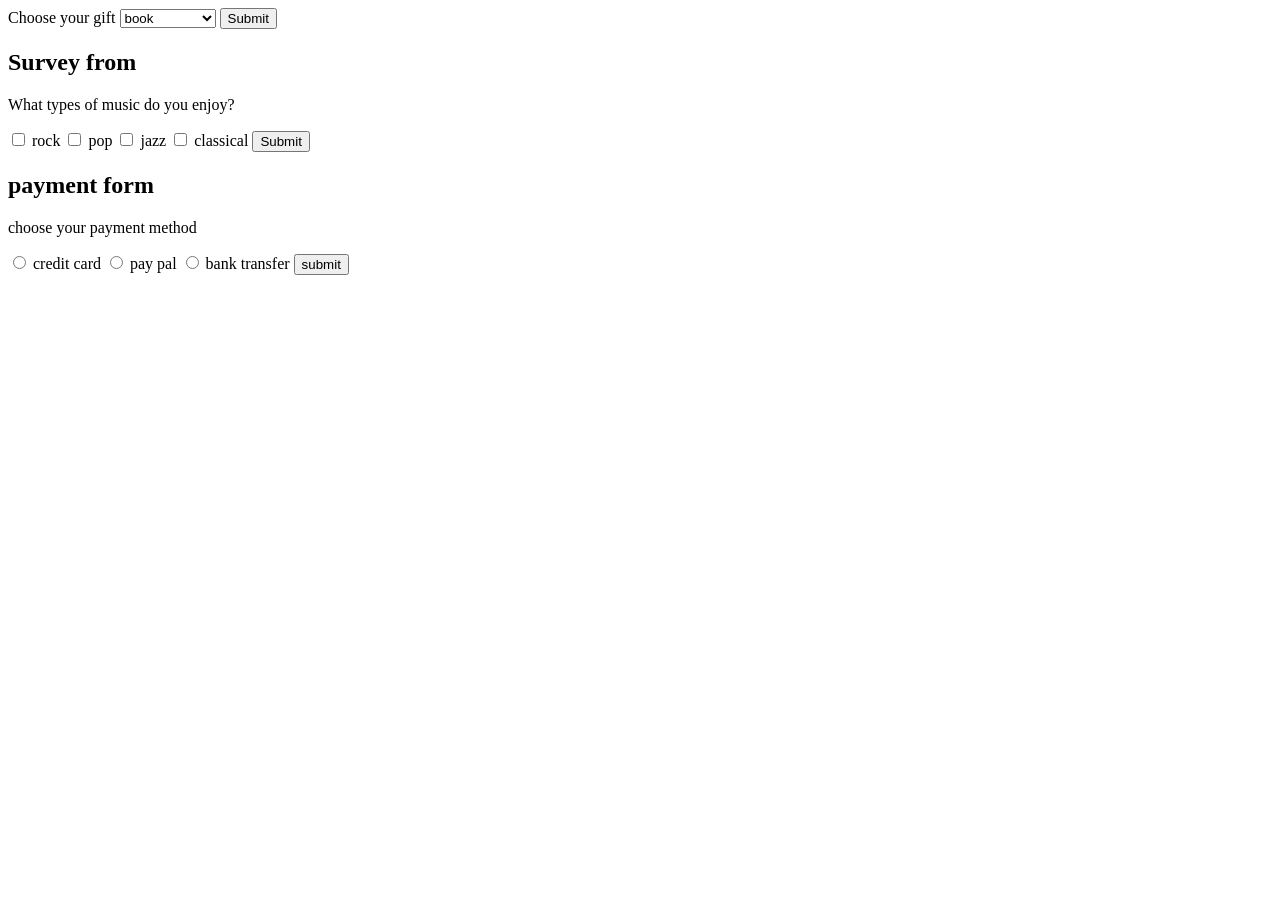
<file: lab3/index.html>
<!DOCTYPE html>
<html lang="en">
<head>
    <meta charset="UTF-8">
    <meta name="viewport" content="width=device-width, initial-scale=1.0">
    <title>lab 3</title>
</head>
<body>
    <form action="" method="POST">
        <label for="select">Choose your gift</label>
        <select id="select">
            <option>watch</option>
            <option selected>book</option>
            <option>perfume</option>
            <option>headphones</option>
        </select>
        <button>Submit</button>
    </form>

    <h2>Survey from</h2>
    <form>
        <p>What types of music do you enjoy?</p>
        <input type="checkbox" id="music1" name="music1">
        <label for="music1">rock</label>
        <input type="checkbox" id="music2" name="music2">
        <label for="music2">pop</label>
        <input type="checkbox" id="music3" name="music3">
        <label for="music3">jazz</label>
        <input type="checkbox" id="music4" name="music4">
        <label for="music4">classical</label>
        <button>Submit</button>
    </form>

    <h2>payment form</h2>
    <form action="#" method="POST">
        <p>choose your payment method</p>
        <input type="radio" id="radio1" name="radio">
        <label for="radio1">credit card</label>
        <input type="radio" id="radio2" name="radio">
        <label for="radio2">pay pal</label>
        <input type="radio" id="radio3" name="radio">
        <label for="radio3">bank transfer</label>
        <button>submit</button>
    </form>

    


</body>
</html>
</file>
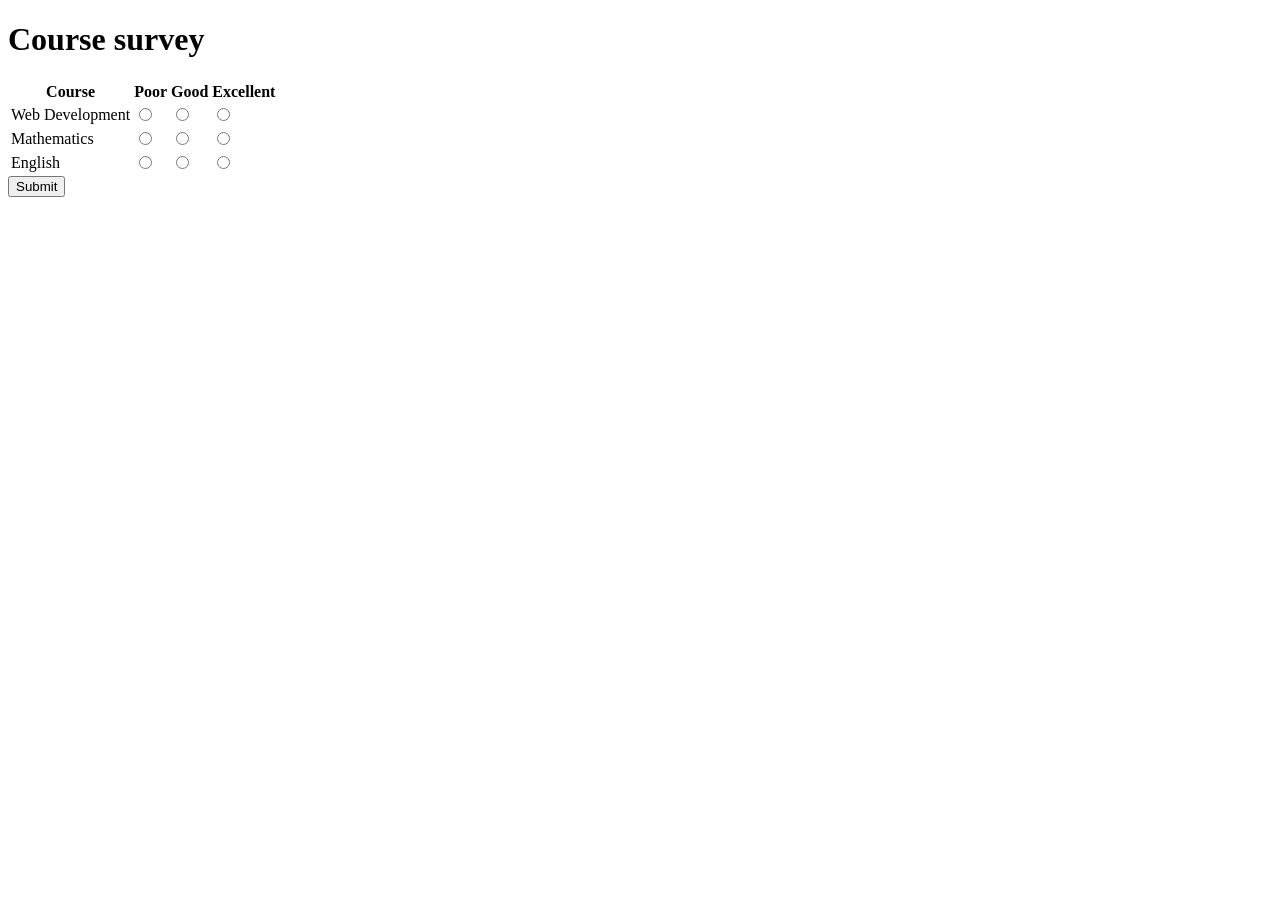
<file: lab3/course.html>
<!DOCTYPE html>
<html lang="en">
<head>
    <meta charset="UTF-8">
    <meta name="viewport" content="width=device-width, initial-scale=1.0">
    <title>task5</title>
</head>
<body>
    <h1>Course survey</h1>
    <form action="#" method="POST">
        <table>
            <tr>
                <th>Course</th>
                <th>Poor</th>
                <th>Good</th>
                <th>Excellent</th>
            </tr>
            <tr>
                <td>Web Development</td>
                <td><input type="radio" name="radio1" value="poor"></td>
                <td><input type="radio" name="radio1" value="good"></td>
                <td><input type="radio" name="radio1" value="excellent"></td>
            </tr>
            <tr>
                <td>Mathematics</td>
                <td><input type="radio" name="radio2" value="poor"></td>
                <td><input type="radio" name="radio2" value="good"></td>
                <td><input type="radio" name="radio2" value="excellent"></td>
            </tr>
            <tr>
                <td>English</td>
                <td><input type="radio" name="radio3" value="poor"></td>
                <td><input type="radio" name="radio3" value="good"></td>
                <td><input type="radio" name="radio3" value="excellent"></td>
            </tr>
        </table>
        <button type="submit">Submit</button>
    </form>
</body>
</html>
</file>
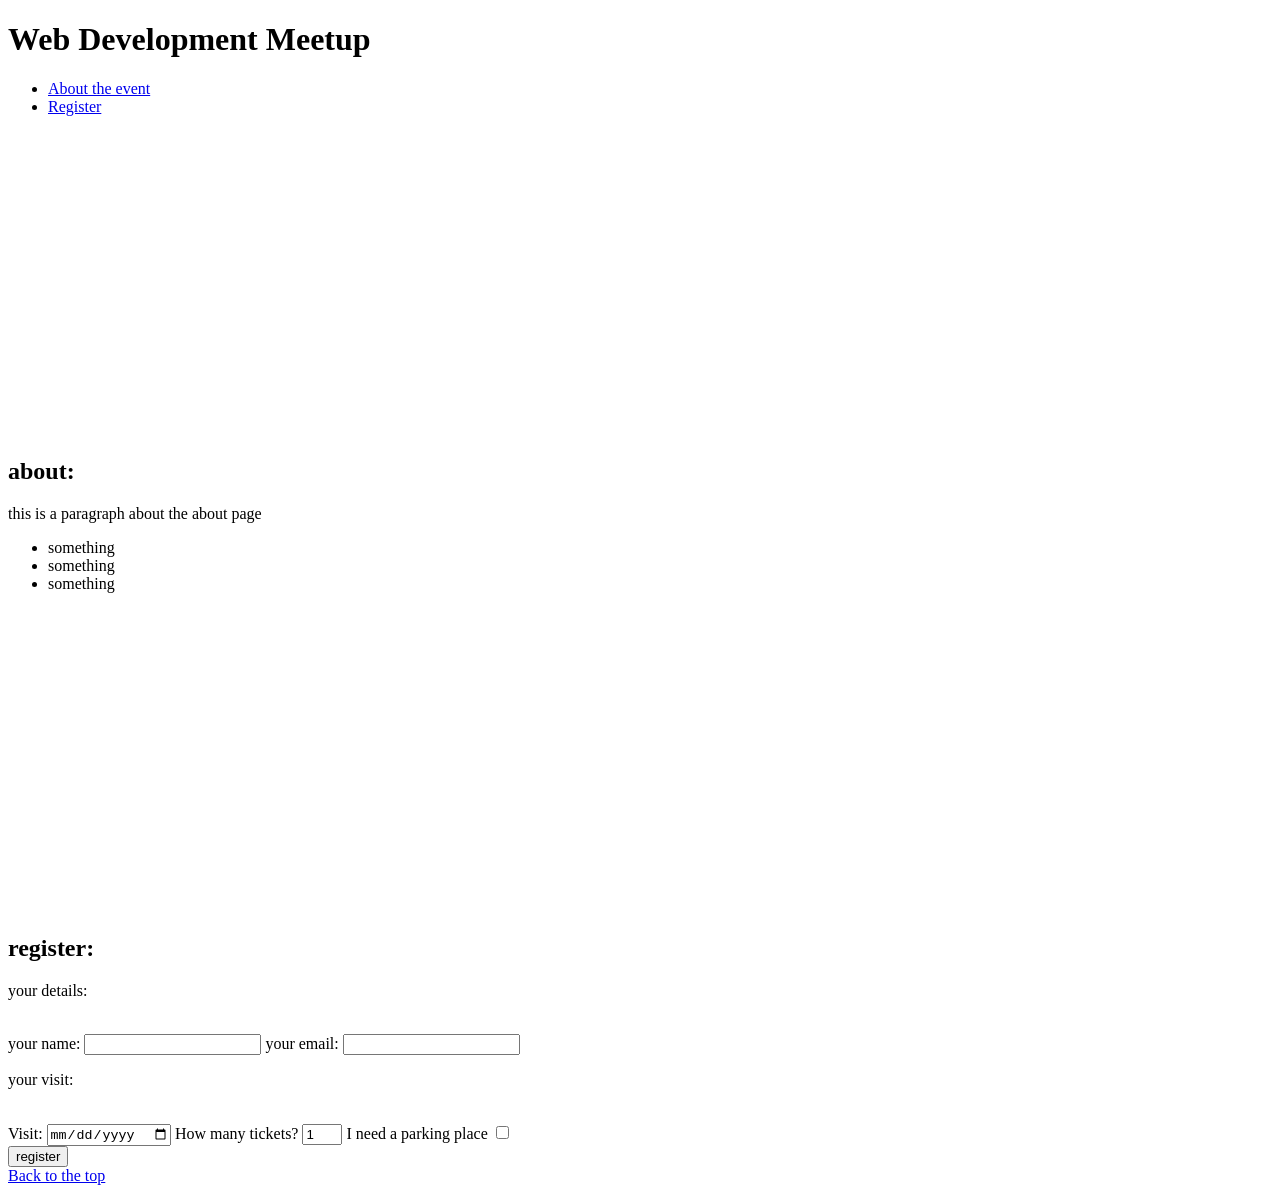
<file: lab3/event.html>
<!DOCTYPE html>
<html lang="en">
<head>
    <meta charset="UTF-8">
    <meta name="viewport" content="width=device-width, initial-scale=1.0">
    <title>Task6</title>
</head>
<body>
    <h1 id="heading">Web Development Meetup</h1>
    <ul>
        <li><a href="#about">About the event</a></li>
        <li><a href="#register">Register</a></li>
    </ul>

    <br><br><br><br><br><br><br><br><br><br><br><br><br><br><br><br><br>
    <div id="about">
        <h2>about:</h2>
        <p>this is a paragraph about the about page</p>
        <ul>
            <li>something</li>
            <li>something</li>
            <li>something</li>
        </ul>
    </div>

        <br><br><br><br><br><br><br><br><br><br><br><br><br><br><br><br><br>
    <div id="register">
        <h2>register:</h2>
        <form>
            <div id="group1">
                <p>your details:</p><br>
                <label for="name">your name:</label>
                <input type="text" id="name" name="name" required>
                <label for="email">your email:</label>
                <input type="email" id="email" name="email" required>
            </div>
            <div id="group2">
                <p>your visit:</p><br>
                <label for="visit">Visit:</label>
                <input type="date" id="visit" name="visit">
                <label for="tickets">How many tickets?</label>
                <input type="number" id="tickets" name="tickets" min="1" max="5" value="1">
                <label for="checkbox">I need a parking place</label>
                <input type="checkbox" id="checkbox" name="checkbox">
            </div>
            <button type="submit">register</button>
        </form>
    </div>

    <a href="#heading">Back to the top</a>
</body>
</html>
</file>
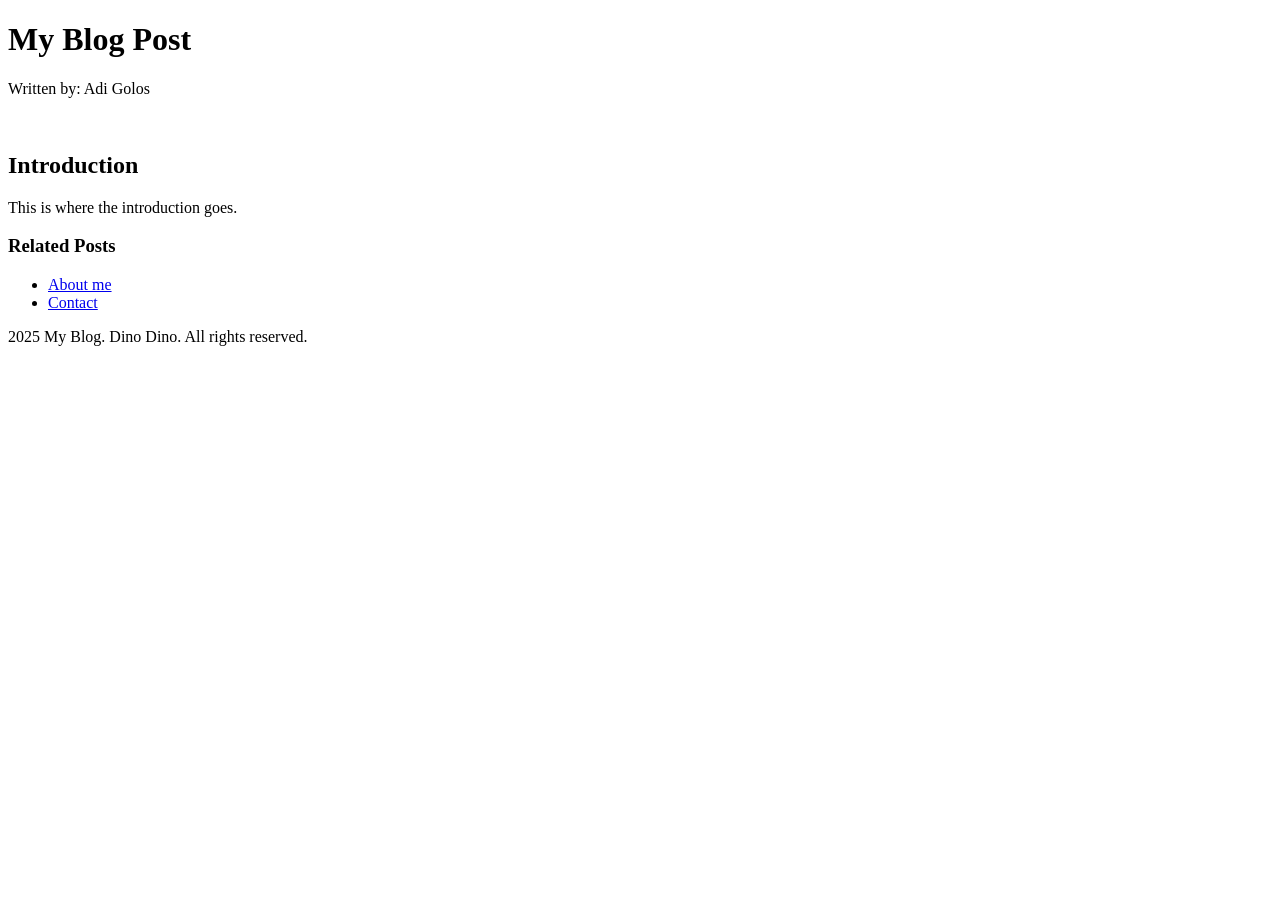
<file: lab4/lab.html>
<!DOCTYPE html>
<html lang="en">
<head>
    <meta charset="UTF-8">
    <meta name="viewport" content="width=device-width, initial-scale=1.0">
    <title>Lab 4</title>
</head>
<body>

    <!-- <audio controls>
        <source src="sample3s.mp3" type="audio/mpeg">
        Your browser does not support the audio tag.
    </audio>

    <video width="700" height="500" poster="sampleimg.png" controls autoplay muted src="samplevid.mp4" type="video/mp4"></video> -->
    
    <h1>My Blog Post</h1>
    <p>Written by: Adi Golos</p>
    <br>
    <article>
        <section>
            <h2>Introduction</h2>
            <p>This is where the introduction goes.</p>
        </section>
        <aside>
            <h3>Related Posts</h3>
            <ul>
                <li><a href="#about">About me</a></li>
                <li><a href="#contact">Contact</a></li>
            </ul>
        </aside>
    </article>


    <footer>2025 My Blog. Dino Dino. All rights reserved.</footer>




</body>
</html>
</file>
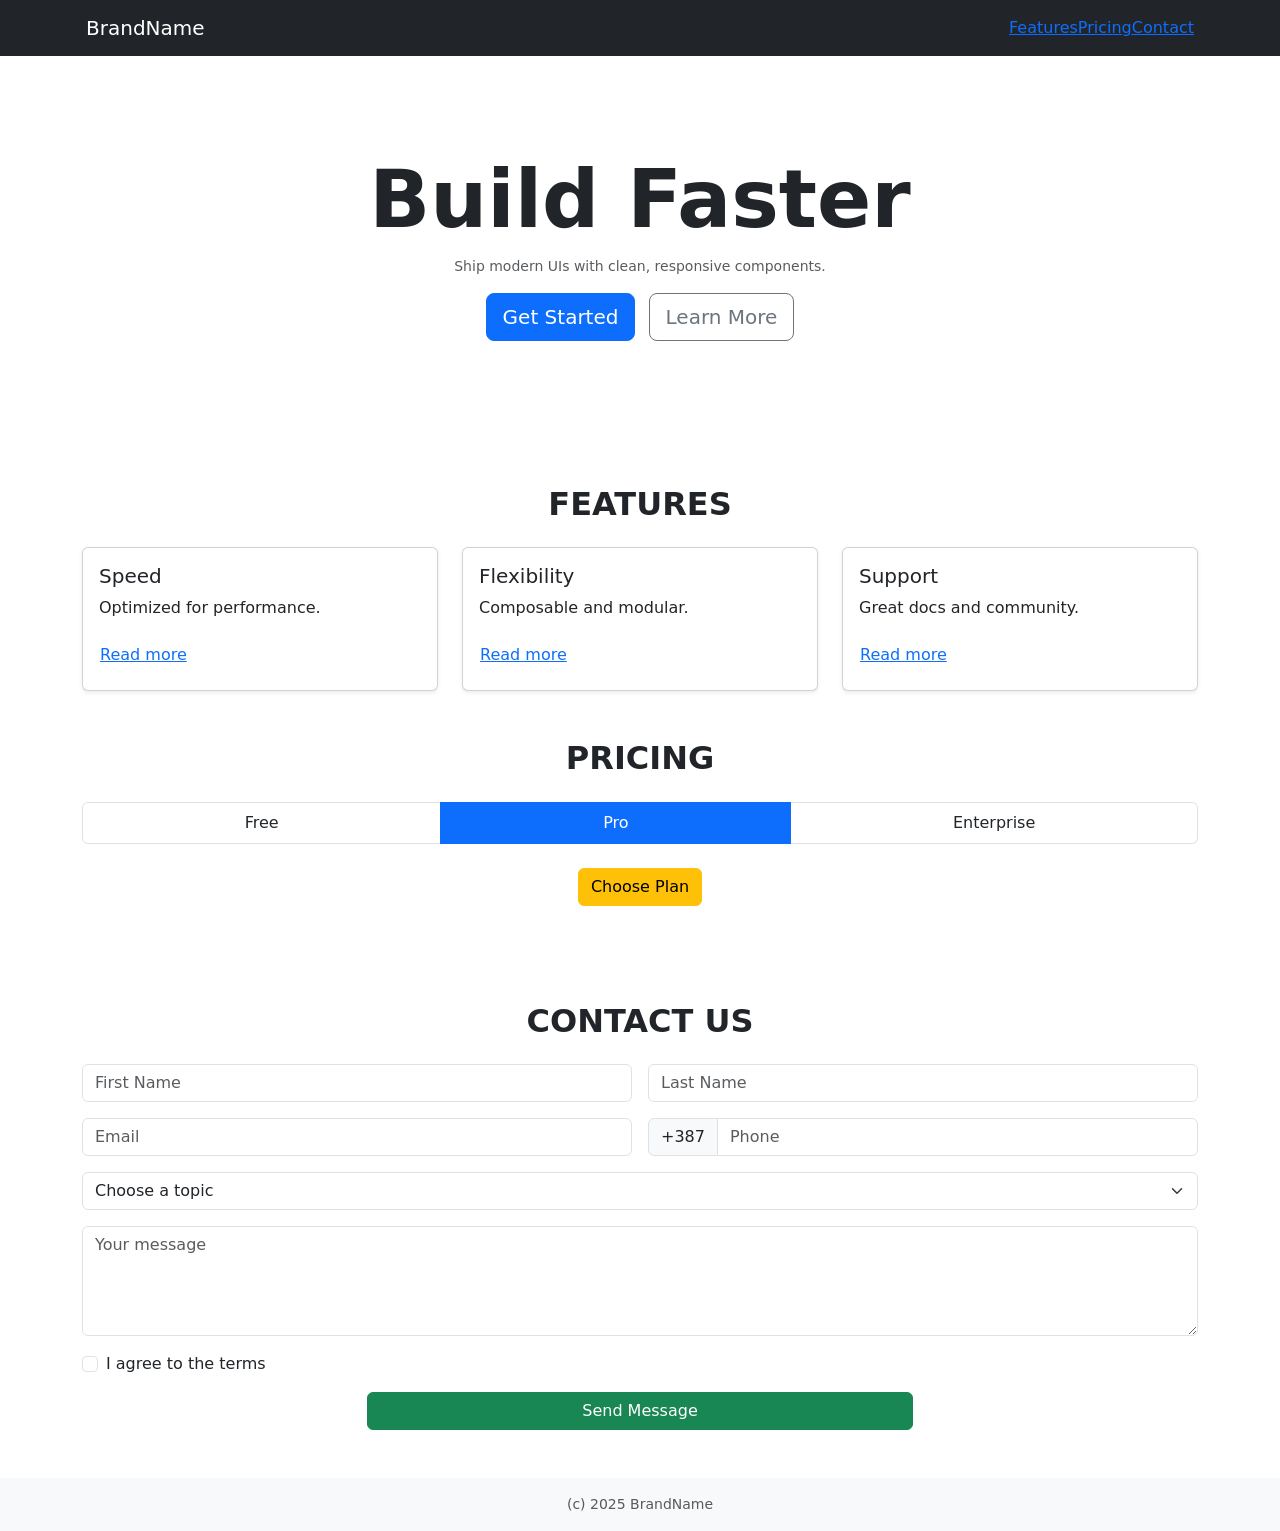
<file: lab6/lab.html>
<!DOCTYPE html>
<html lang="en">
<head>
    <meta charset="UTF-8">
    <meta name="viewport" content="width=device-width, initial-scale=1.0">
    <title>Lab</title>
    <link rel="stylesheet" href="https://cdn.jsdelivr.net/npm/bootstrap@5.3.8/dist/css/bootstrap.min.css">
</head>
<body>
<!-- <div class="container-fluid p-4">
    <h1 class="text-center text-primary">Welcome to My Page</h1>
    <p class="fw-semibold fst-italic small">This is a short introduction paragraph.</p>
    <button class="btn btn-outline-warning">Click Me</button>

    <div class="mt-5">
    <h2 class="fw-bold text-uppercase fst-italic text-decoration-underline">Contact</h2>
    <form>
        <input type="text" class="form-control mb-3" placeholder="Your Name">
        <input type="email" class="form-control mb-3" placeholder="Your Email">
        <button type="submit" class="btn btn-dark w-50 d-block mx-auto">Send</button>
    </form>
    </div> -->



<header>
    <nav class="navbar navbar-expand-lg navbar-dark bg-dark sticky-top">
        <div class="container px-3">
  <a class="navbar-brand" href="#">BrandName</a>
  <button class="navbar-toggler" type="button" data-bs-toggle="collapse" data-bs-target="#mainNav" aria-controls="mainNav" aria-expanded="false" aria-label="Toggle navigation"><span class="navbar-toggler-icon"></span></button>
  <div class="collapse navbar-collapse" id="mainNav">
    <ul class="navbar-nav ms-auto">
    <a href="#features">Features</a>
    <a href="#pricing">Pricing</a>
    <a href="#contact">Contact</a>
    </ul>
    </div>
    </div>
  </nav>
</header>

<section class="py-5">
    <div class="container">
    <div class="row justify-content-center text-center">
        <div class="col-lg-8 py-5">
  <h1 class="display-1 fw-bold">Build Faster</h1>
  <p class="text-muted small">Ship modern UIs with clean, responsive components.</p>
  <button class="btn btn-primary btn-lg me-2">Get Started</button>
  <button class="btn btn-outline-secondary btn-lg">Learn More</button>
  </div>
  </div>
  </div>
</section>

<section id="features" class="container my-5">
  <h2 class="text-center text-uppercase fw-bold mb-4">Features</h2>
  <div class="row g-4">

    <div class="col-12 col-lg-4">
        <div class="card h-100 shadow-sm">
            <div class="card-body d-flex flex-column">
      <h3 class="card-title h5">Speed</h3>
      <p class="card-text">Optimized for performance.</p>
      <a href="#" class="btn btn-link align-self-start px-0 mt-auto">Read more</a>
      </div>
    </div>
    </div>

<div class="col-12 col-lg-4">
        <div class="card h-100 shadow-sm">
            <div class="card-body d-flex flex-column">
      <h3 class="card-title h5">Flexibility</h3>
      <p class="card-text">Composable and modular.</p>
      <a href="#" class="btn btn-link align-self-start px-0 mt-auto">Read more</a>
      </div>
    </div>
    </div>

    <div class="col-12 col-lg-4">
        <div class="card h-100 shadow-sm">
            <div class="card-body d-flex flex-column">
      <h3 class="card-title h5">Support</h3>
      <p class="card-text">Great docs and community.</p>
      <a href="#" class="btn btn-link align-self-start px-0 mt-auto">Read more</a>
      </div>
    </div>
    </div>
  </div>
</section>

<section id="pricing" class="container my-5">
  <h2 class="text-center text-uppercase fw-bold mb-4">Pricing</h2>
  <ul class="list-group list-group-horizontal-md text-center">
    <li class="list-group-item flex-fill">Free</li>
    <li class="list-group-item flex-fill active" aria-current="true">Pro</li>
    <li class="list-group-item flex-fill">Enterprise</li>
  </ul>
  <button class="btn btn-warning d-block mx-auto mt-4">Choose Plan</button>
</section>

<section id="contact" class="container py-5">
  <h2 class="text-center text-uppercase fw-bold mb-4">Contact Us</h2>
  <form>
    <div class="row g-3 mb-3">
        <div class="col-md-6">
        <label for="fname" class="form-label visually-hidden">First name</label>
      <input type="text" id="fname" placeholder="First Name" class="form-control">
      </div>
      <div class="col-md-6">
      <label for="lname" class="from-label visually-hidden">Last name</label>
      <input type="text" id="lname" class="form-control" placeholder="Last Name">
    </div>
    </div>
    <div class="row g-3 mb-3">
        <div class="col-md-6">
            <label for="email" class="form-label visually-hidden">Email</label>
      <input type="email" id="email" class="form-control" placeholder="Email">
      </div>
      <div class="col-md-6">
        <div class="input-group">
        <span class="input-group-text">+387</span>
        <label for="phone" class="visually-hidden">Phone</label>
        <input type="tel" id="phone" placeholder="Phone" class="form-control">
      </div>
      </div>
</div>
    <div class="mb-3">
      <label for="topic" class="form-label visually-hidden">Topic</label>
      <select class="form-select" id="topic">
        <option selected>Choose a topic</option>
        <option>Sales</option><option>Support</option><option>Billing</option>
      </select>
    </div>

    <div class="mb-3">
      <label for="msg" class="form-label visually-hidden">Message</label>
      <textarea class="form-control" id="msg" rows="4" placeholder="Your message"></textarea>
    </div>

    <div class="form-check mb-3">
      <input class="form-check-input" type="checkbox" id="terms">
      <label class="form-check-label" for="terms">I agree to the terms</label>
    </div>

    <div class="row justify-content-center">
      <div class="col-12 col-md-6">
        <button type="submit" class="btn btn-success w-100">Send Message</button>
      </div>
    </div>
  </form>
</section>

<footer class="bg-light text-center text-muted small py-3">
  <p class="mb-0">(c) 2025 BrandName</p>
  </footer>

</div>
<script src="https://cdn.jsdelivr.net/npm/bootstrap@5.3.8/dist/js/bootstrap.bundle.min.js"></script>
</body>
</html>
</file>
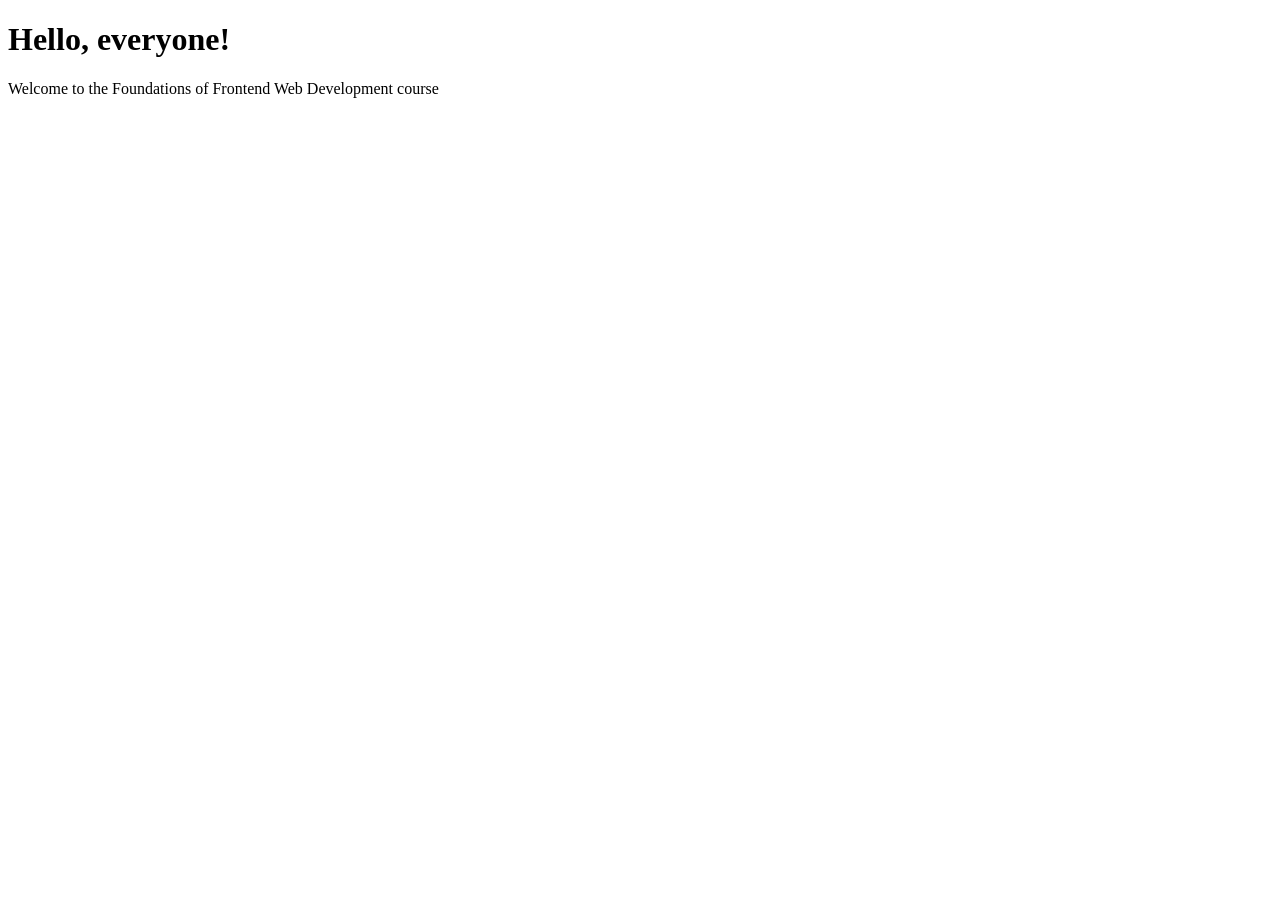
<file: week 1/helloWorld.html>
<!DOCTYPE html>
<html lang="en">
<head>
    <meta charset="UTF-8">
    <meta name="viewport" content="width=device-width, initial-scale=1.0">
    <title>Hello World</title>
</head>
<body>
    <h1>Hello, everyone!</h1>
    <p>Welcome to the Foundations of Frontend Web Development course </p>
</body>
</html>
</file>
